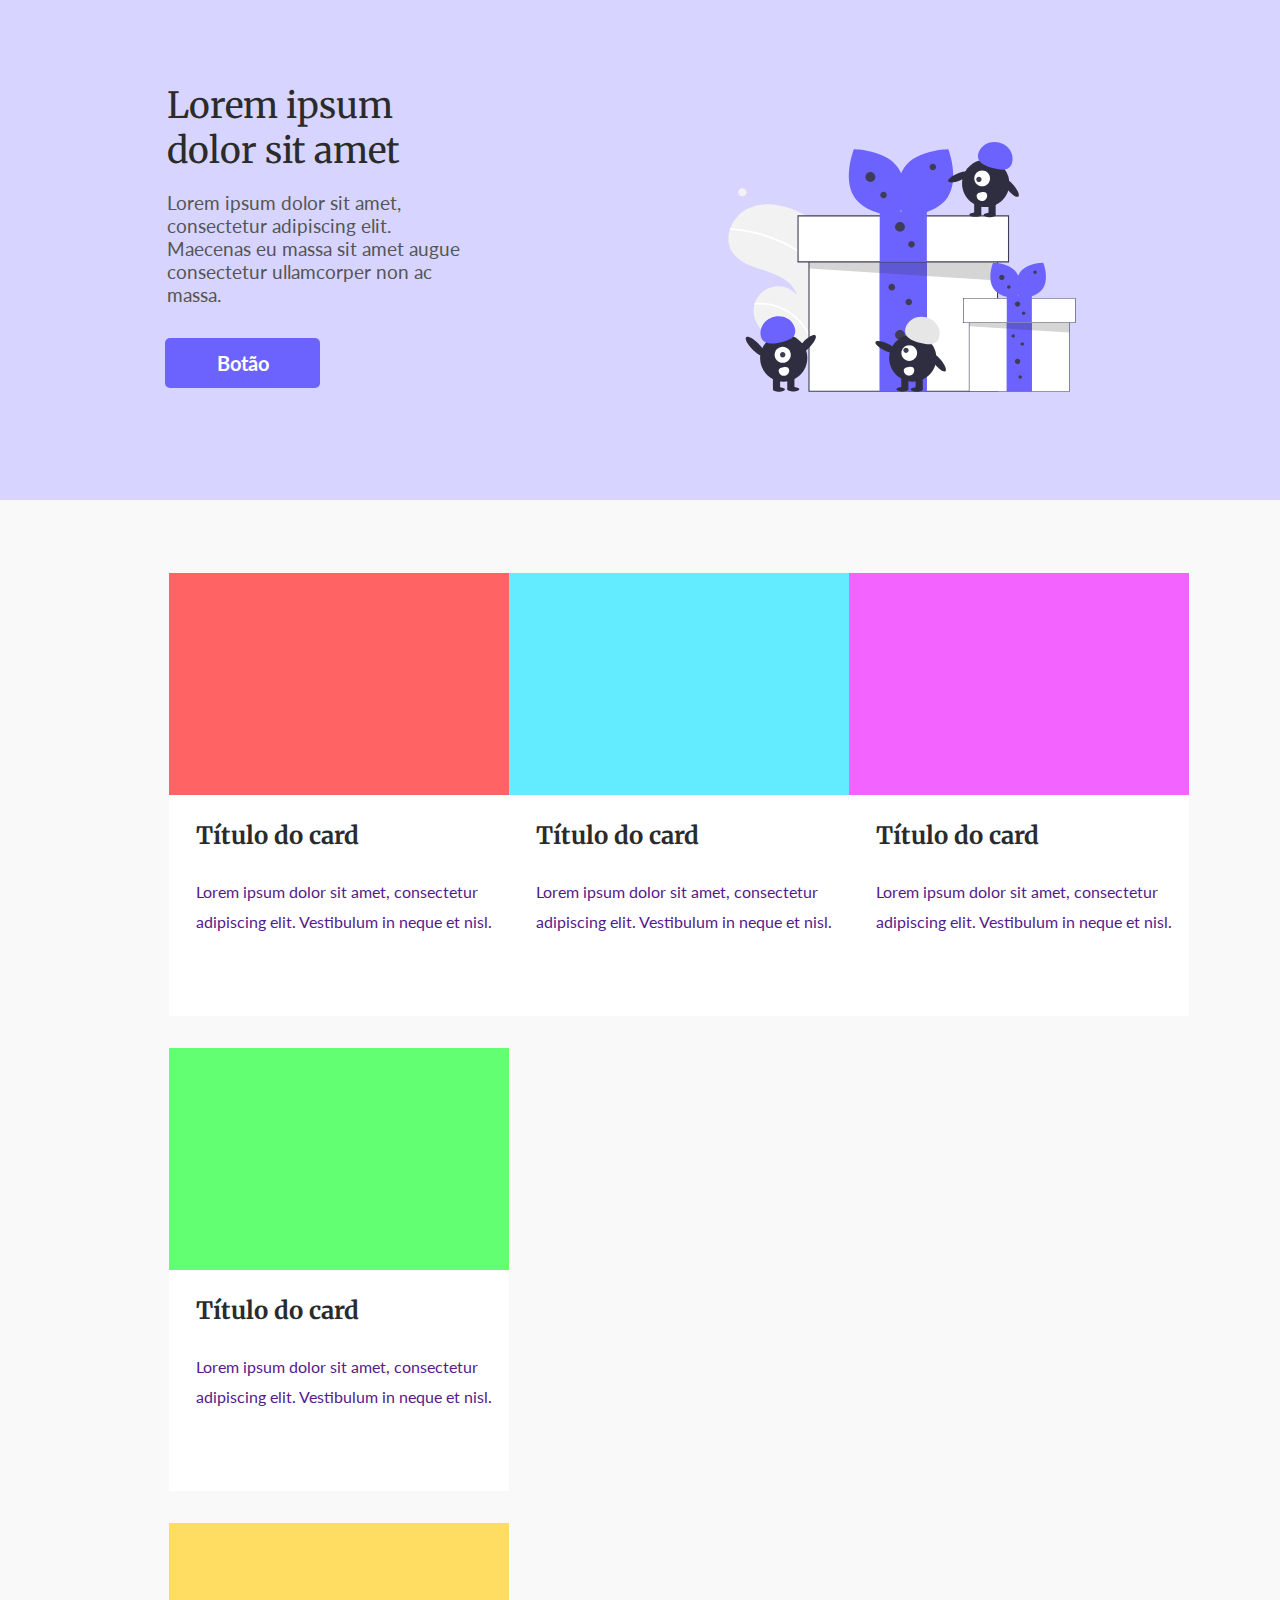
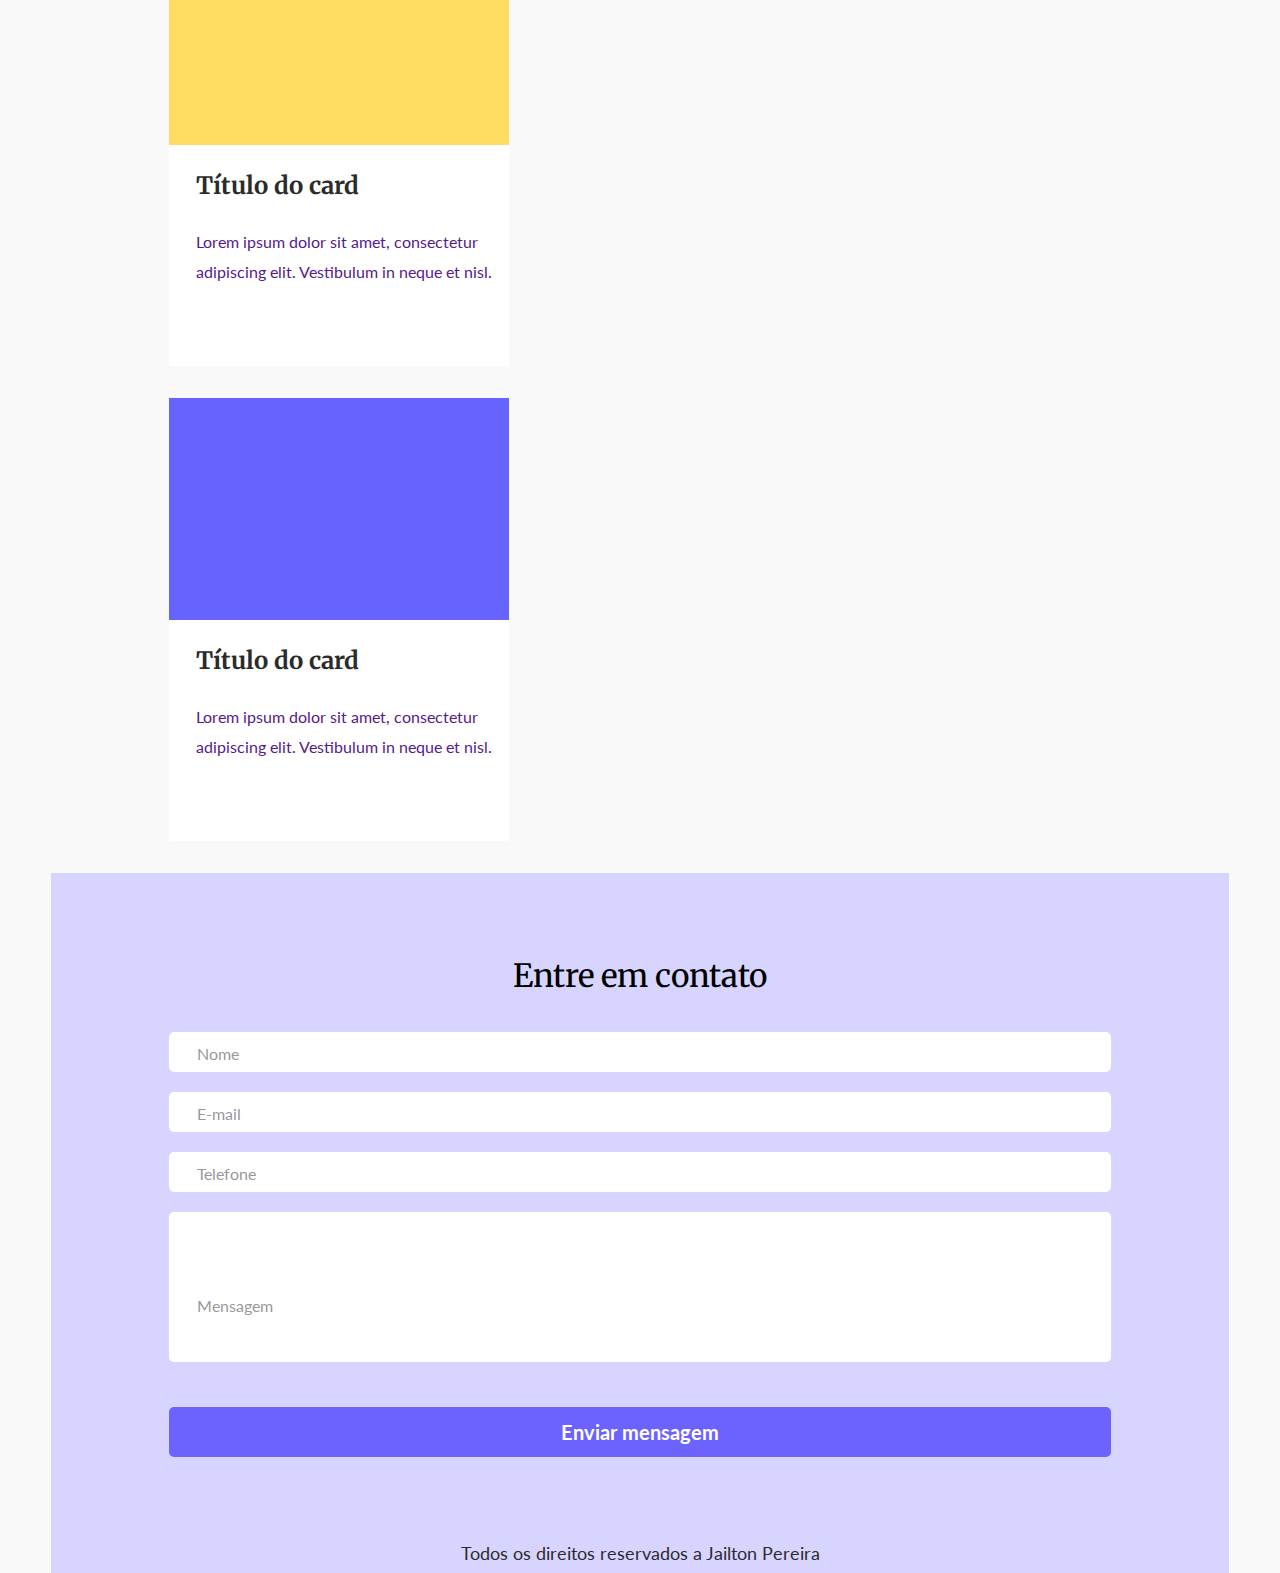
<file: index.html>
<!DOCTYPE html>
<html lang="pt-br">
<head>
    <meta charset="UTF-8">
    <meta http-equiv="X-UA-Compatible" content="IE=edge">
    <meta name="viewport" content="width=device-width, initial-scale=1.0">
    <link rel="preconnect" href="https://fonts.googleapis.com"><link rel="preconnect" href="https://fonts.gstatic.com" crossorigin>
    <link href="https://fonts.googleapis.com/css2?family=Lato:wght@400;700&family=Merriweather:wght@400;700&display=swap" rel="stylesheet">

    <link rel="stylesheet" href="./style.css">
    <title>One Page</title>

</head>
<body>
    <header>
        <div class="cabeçalho">
            <h1>Lorem ipsum dolor sit amet</h1>
            <p>Lorem ipsum dolor sit amet, consectetur adipiscing elit. Maecenas eu massa sit amet augue consectetur ullamcorper non ac massa.</p>
            <div class="botão-header-left">
                <button class="botão-header">Botão</button>
            </div>
        </div>

        <img class="imagem" src="./assets/imagem.svg" alt="presente-com-bichinhos">
    </header>
    <main>
        <section class="cards">
            <div class="cards-linha1">
                <a href="" target="_blank">
                    <div class="card">
                        <div id="card-orange"></div>
                        <div class="texto-card">
                            <h2>Título do card</h2>
                            <p>Lorem ipsum dolor sit amet, consectetur adipiscing elit. Vestibulum in neque et nisl.</p>
                        </div>
                    </div>
                </a>

                <a href="" target="_blank">
                <div class="card">
                <div id="card-light-blue"></div>
                    <div class="texto-card">
                        <h2>Título do card</h2>
                        <p>Lorem ipsum dolor sit amet, consectetur adipiscing elit. Vestibulum in neque et nisl.</p>
                    </div>
                </div>
                </a>
                <a href="" target="_blank">
                    <div class="card">
                        <div id="card-pink"></div>
                            <div class="texto-card">
                                <h2>Título do card</h2>
                                <p>Lorem ipsum dolor sit amet, consectetur adipiscing elit. Vestibulum in neque et nisl.</p>
                            </div>
                        </div>
                </a>
            </div>

            <div class="cards-linha2">
                <a href="" target="_blank">
                    <div class="card">
                        <div id="card-light-green"></div>
                            <div class="texto-card">
                                <h2>Título do card</h2>
                                <p>Lorem ipsum dolor sit amet, consectetur adipiscing elit. Vestibulum in neque et nisl.</p>
                            </div>
                        </div>
                </a>
                <a href="" target="_blank">
                    <div class="card">
                        <div id="card-yellow"></div>
                            <div class="texto-card">
                                <h2>Título do card</h2>
                                <p>Lorem ipsum dolor sit amet, consectetur adipiscing elit. Vestibulum in neque et nisl.</p>
                            </div>
                        </div>
                </a>
                <a href="" target="_blank">
                    <div class="card">
                        <div id="card-blue"></div>
                            <div class="texto-card">
                                <h2>Título do card</h2>
                                <p>Lorem ipsum dolor sit amet, consectetur adipiscing elit. Vestibulum in neque et nisl.</p>
                            </div>
                    </div>
                </a>
            </div>
        </section>
        <footer>
                <h1>Entre em contato</h1>
                
               <form action="https://formsubmit.co/jailtonpereira762@gmail.com"
               method="POST">

                    <input class="input"
                    type="hidden"
                    name="_next"
                    value="http://127.0.0.1:5500/formulario.html"
                    />

                    <input class="input"
                    type="hidden"
                    name="_autoresponse"
                    value="Recebemos sua mensagem, obrigado pelo contato e logo responderemos!"
                    />

                    <input class="nome" type="text" name="Nome" placeholder="Nome">

                    <input class="e-mail" type="email" name="Email" placeholder="E-mail">

                    <input class="telefone" type="number" name="Telefone" placeholder="Telefone">

                    <input class="mensagem" name="Mensagem" type="text" placeholder="Mensagem">

                    <button type="submit">Enviar mensagem</button>
               </form>

               <div class="direitos-autorais">
                  <p>Todos os direitos reservados a <a class="link-jailton" href="">Jailton Pereira</a></p>
               </div>
        </footer>
    </main>
</body>
</html>
</file>
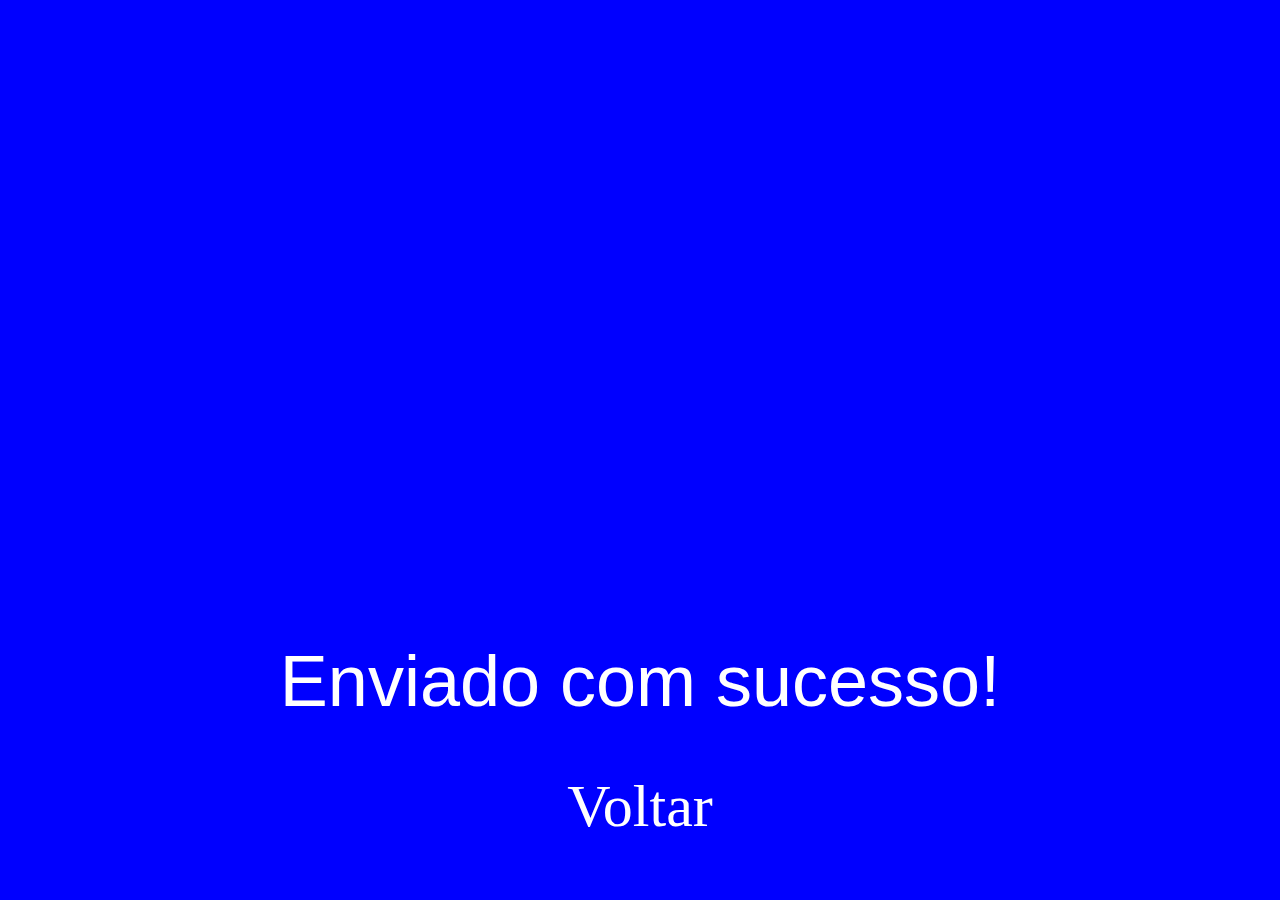
<file: formulario.html>
<html>
    <link rel="stylesheet" href="./style.css">
    <head>
        <title>Email enviado</title>
    </head>
    <body class="formsbody">
        <p class="formstitle">Enviado com sucesso!</p>
        <a class="formslink" href="http://127.0.0.1:5500/index.html">Voltar</a>
    </body>
</html>
</file>
<file: style.css>
* {
    margin: 0;
    padding: 0;
    border: 0;
    box-sizing: border-box;
}

/* fonts */

h1, h2 {
    font-family: 'Merriweather', serif; 
}

p, button, input {
    font-family: 'Lato', sans-serif;
}

body {
    background-color: #F9F9F9;
}

a {
    text-decoration: none;
}

header {
    background-color: #D7D5FF;
    display: flex;
    flex-direction: column;
    align-items: center;
    height: 730px;
}

.cabeçalho {
    display: flex;
    flex-direction: column;
    align-items: center;
    margin-top: 50px;
}

.cabeçalho h1 {
    font-size: 32px;
    font-weight: 400;
    width: 80%;
    color: #2B2B2B;
}

.cabeçalho p {
    font-weight: 400;
    font-size: 17px;
    color: #555555;
    width: 80%;
    margin-top: 18px;
}

.imagem {
    width: 80%;
    height: 250px;
    margin-top: 114px;
}

.cabeçalho button {
    background: #6C63FF;
    border-radius: 5px;
    width: 155px;
    height: 50px;
    font-weight: 700;
    font-size: 20px;
    color: #FFFFFF;
    margin-right: 160px;
    margin-top: 32px;
}

/* cards */

section {
    display: flex;
    flex-direction: column;
    align-items: center;
}

.card {
    height: 443px;
    margin-bottom: 32px;
}
.cards-linha1 {
    width: 80%;
}

.cards-linha2 {
    width: 80%;
}


.texto-card {
    width: 100%;
    height: 50%;
    display: flex;
    flex-direction: column;
    background-color: #FFFFFF;
    padding-left: 8%;
}

.texto-card h2 {
    font-weight: 700;
    font-size: 24px;
    line-height: 30px;
    color: #2B2B2B;
    margin-top: 26px;
    margin-bottom: 26px;
}

.texto-card p {
    margin-right: 10px;
    font-weight: 400;
    font-size: 16px;
    line-height: 30px;
}

/* Cards colors */

#card-orange {
    width: 100%;
    height: 50%;
    background-color: #FF6363;
    margin-top: 73px;
}

#card-light-blue {
    width: 100%;
    height: 50%;
    background-color: #63ECFF;
}
#card-pink {
    width: 100%;
    height: 50%;
    background-color: #F363FF;
}
#card-light-green{
    width: 100%;
    height: 50%;
    background-color: #63FF73;
}
#card-yellow {
    width: 100%;
    height: 50%;
    background-color: #FFDD63;
}
#card-blue {
    width: 100%;
    height: 50%;
    background-color: #6663FF;
}

/* Footer */

footer {
    background-color: #D7D5FF;
    height: 700px;
    display: flex;
    flex-direction: column;
    align-items: center;
}

form {
    display: flex;
    flex-direction: column;
    align-items: center;
    width: 80%;
}

footer h1 {
    margin-top: 83px;
    font-weight: 400;
    font-size: 32px;
}

input {
    width: 100%;
    border-radius: 5px;
    color: black;
    font-size: 19px;
}

.nome {
    margin-top: 36px;
    margin-bottom: 20px;
    height: 40px;
}

.e-mail {
    margin-bottom: 20px;
    height: 40px;
}

.telefone {
    margin-bottom: 20px;
    height: 40px;
}

.mensagem {
    margin-bottom: 45px;
    height: 150px;
}

input::placeholder {
    padding-left: 3%;
    color: rgba(110, 114, 117, 0.74);
    font-weight: 400;
    font-size: 16px;
}

.mensagem::placeholder {
    margin-bottom: 200px;
    padding-left: 3%;
    color: rgba(110, 114, 117, 0.74);
    font-weight: 400;
    font-size: 16px;
    position: absolute;
    margin-top: 20px;
}

footer button {
    width: 100%;
    height: 50px;
    background-color: #6C63FF;
    color: #FFFFFF;
    font-weight: 700;
    font-size: 20px;
    line-height: 24px;
    border-radius: 5px;
}

.direitos-autorais {
    margin-top: 85px;
    
}

.direitos-autorais p {
    color: #2B2B2B;
    font-size: 18px;
}

.link-jailton {
    color: #2B2B2B;
}

.formsbody {
    background-color: blue;
    display: flex;
    flex-direction: column;
    align-items: center;
    margin-top: 50%;
}

.formsbody a {
    text-decoration: none;
    font-size: 60px;
    color: white;
    margin-top: 50px;
}

.formstitle {
    color: white;
    font-size: 72px;
}

@media (min-width: 800px) {
    main {
        padding-left: 10%;
        padding-right: 10%;
    }

    header {
        height: 500px;
        width: 100%;
        display: flex;
        flex-direction: row;
        justify-content: center;
        justify-content: space-between;
        padding-left: 10%;
        padding-right: 10%;
    }
    
    .cabeçalho {
        display: flex;
        flex-direction: column;
        align-items: center;
        width: 389px;
        margin-bottom: 80px;
    }
    
    .cabeçalho h1 {
        font-size: 36px;
        font-weight: 400;
        color: #2B2B2B;
    }
    
    .cabeçalho p {
        font-weight: 400;
        font-size: 19px;
        color: #555555;
        margin-top: 18px;
    }
    
    .imagem {
        height: 250px;
        width: 500px;
        margin-bottom: 80px;
    }
    /* cards */

    main {
        padding-left: 4%;
        padding-right: 4%;
    }
    
    section {
        display: flex;
        flex-direction: column;
        align-items: center;
    }
    
    .card {
        height: 443px;
        margin-bottom: 32px;
        width: 340px;
    }
    .cards-linha1 {
        width: 80%;
        display: flex;
    }
    
    .cards-linha2 {
        width: 80%;
    }
    
    
    .texto-card {
        width: 100%;
        height: 50%;
        display: flex;
        flex-direction: column;
        background-color: #FFFFFF;
        padding-left: 8%;
    }
    
    .texto-card h2 {
        font-weight: 700;
        font-size: 24px;
        line-height: 30px;
        color: #2B2B2B;
        margin-top: 26px;
        margin-bottom: 26px;
    }
    
    .texto-card p {
        margin-right: 10px;
        font-weight: 400;
        font-size: 16px;
        line-height: 30px;
    }
    
    /* Cards colors */
    
    #card-orange {
        width: 100%;
        height: 50%;
        background-color: #FF6363;
        margin-top: 73px;
    }
    
    #card-light-blue {
        width: 100%;
        height: 50%;
        background-color: #63ECFF;
        margin-top: 73px;
    }
    #card-pink {
        width: 100%;
        height: 50%;
        background-color: #F363FF;
        margin-top: 73px;
    }
    #card-light-green{
        width: 100%;
        height: 50%;
        background-color: #63FF73;
    }
    #card-yellow {
        width: 100%;
        height: 50%;
        background-color: #FFDD63;
    }
    #card-blue {
        width: 100%;
        height: 50%;
        background-color: #6663FF;
    }
    
    /* Footer */
    
    footer {
        background-color: #D7D5FF;
        height: 700px;
        display: flex;
        flex-direction: column;
        align-items: center;
    }
    
    form {
        display: flex;
        flex-direction: column;
        align-items: center;
        width: 80%;
    }
    
    footer h1 {
        margin-top: 83px;
        font-weight: 400;
        font-size: 32px;
    }
    
    input {
        width: 100%;
        border-radius: 5px;
        color: black;
        font-size: 19px;
    }
    
    .nome {
        margin-top: 36px;
        margin-bottom: 20px;
        height: 40px;
    }
    
    .e-mail {
        margin-bottom: 20px;
        height: 40px;
    }
    
    .telefone {
        margin-bottom: 20px;
        height: 40px;
    }
    
    .mensagem {
        margin-bottom: 45px;
        height: 150px;
    }
    
    input::placeholder {
        padding-left: 3%;
        color: rgba(110, 114, 117, 0.74);
        font-weight: 400;
        font-size: 16px;
    }
    
    .mensagem::placeholder {
        margin-bottom: 200px;
        padding-left: 3%;
        color: rgba(110, 114, 117, 0.74);
        font-weight: 400;
        font-size: 16px;
        position: absolute;
        margin-top: 20px;
    }
    
    footer button {
        width: 100%;
        height: 50px;
        background-color: #6C63FF;
        color: #FFFFFF;
        font-weight: 700;
        font-size: 20px;
        line-height: 24px;
        border-radius: 5px;
    }
    
    .direitos-autorais {
        margin-top: 85px;
        
    }
    
    .direitos-autorais p {
        color: #2B2B2B;
        font-size: 18px;
    }
    
    .link-jailton {
        color: #2B2B2B;
    }
    
    .formsbody {
        background-color: blue;
        display: flex;
        flex-direction: column;
        align-items: center;
        margin-top: 50%;
    }
    
    .formsbody a {
        text-decoration: none;
        font-size: 60px;
        color: white;
        margin-top: 50px;
    }
    
    .formstitle {
        color: white;
        font-size: 72px;
    }
}
</file>
